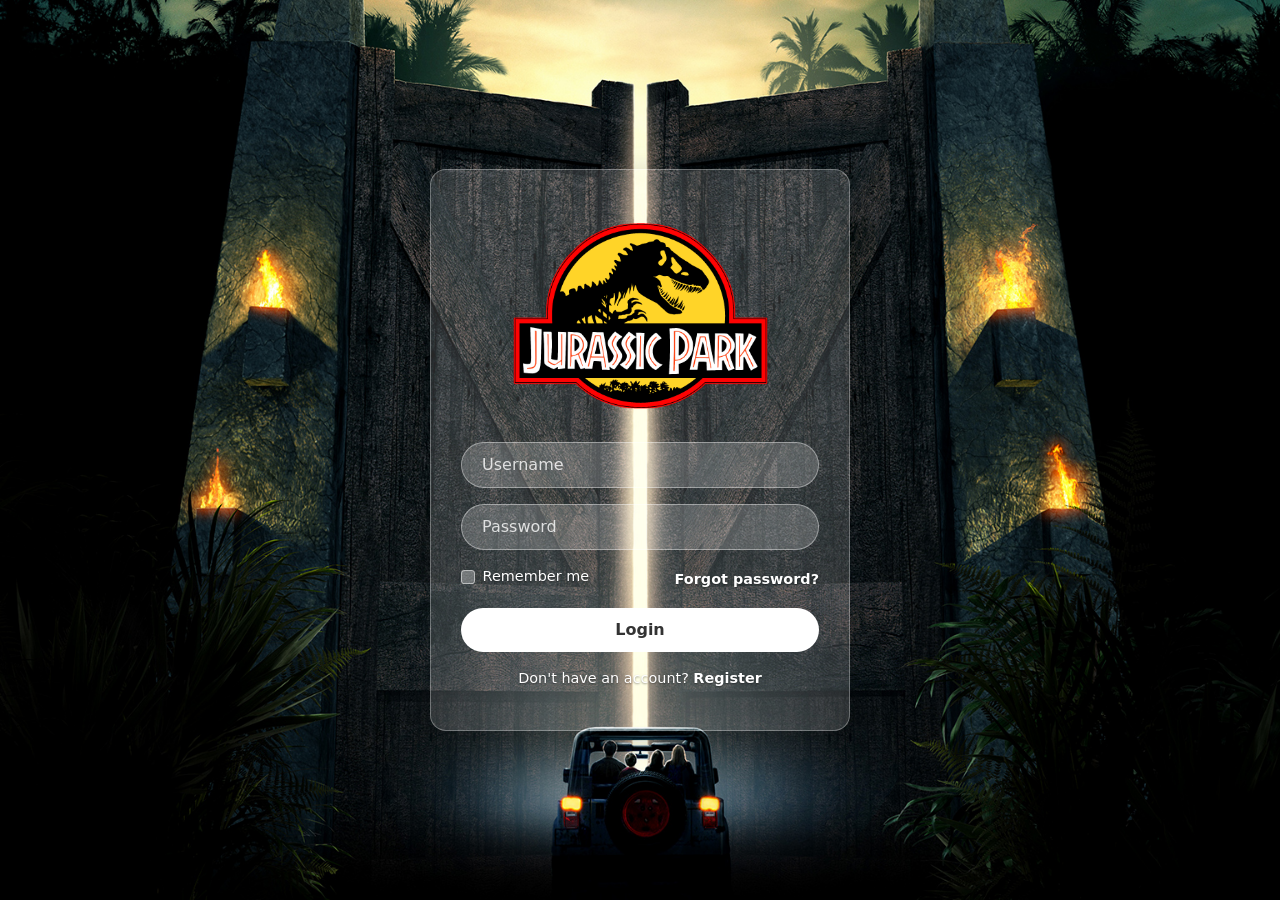
<file: index.html>
<!doctype html>
<html lang="en">
  <head>
    <meta charset="utf-8">
    <meta name="viewport" content="width=device-width, initial-scale=1">
    <title>Jurassic</title>
    <link href="https://cdn.jsdelivr.net/npm/bootstrap@5.3.3/dist/css/bootstrap.min.css" rel="stylesheet">
    <link rel="stylesheet" href="https://cdn.jsdelivr.net/npm/bootstrap-icons@1.13.1/font/bootstrap-icons.min.css">
    <link href="act3.css" rel="stylesheet">
    <link href="https://fonts.cdnfonts.com/css/jurassic-park" rel="stylesheet">
  </head>
  <body>

    <div class="login-card">
      <img src="Images/JPLOGO.png" alt="Logo" class="logo">
      <form id="loginForm" novalidate>
        <div class="mb-3">
          <input type="text" id="loginUsername" class="form-control" placeholder="Username" required>
          <div class="fb-error" id="loginUsernameError">
            <i class="bi bi-exclamation-circle-fill"></i>
            <span></span>
          </div>
        </div>

        <div class="mb-3">
          <input type="password" id="loginPassword" class="form-control" placeholder="Password" required>
          <div class="fb-error" id="loginPasswordError">
            <i class="bi bi-exclamation-circle-fill"></i>
            <span></span>
          </div>
        </div>

        <div class="d-flex justify-content-between align-items-center mb-3 options-row">
          <div class="form-check">
            <input type="checkbox" class="form-check-input" id="rememberMe">
            <label class="form-check-label" for="rememberMe">Remember me</label>
          </div>
          <a href="#" class="forgot-link">Forgot password?</a>
        </div>

        <button type="submit" class="btn btn-login w-100">Login</button>

        <div class="text-center mt-3 register-text">
          <span>Don't have an account? </span>
          <a href="Act3page2.html" class="register-link">Register</a>
        </div>
      </form>
    </div>

    <script src="https://cdn.jsdelivr.net/npm/bootstrap@5.3.3/dist/js/bootstrap.bundle.min.js"></script>
    <script>
      const loginForm = document.getElementById('loginForm');
      const loginUsername = document.getElementById('loginUsername');
      const loginPassword = document.getElementById('loginPassword');
      const loginUsernameError = document.getElementById('loginUsernameError');
      const loginPasswordError = document.getElementById('loginPasswordError');

      function showLoginError(input, box, message) {
        input.classList.add('is-invalid-fb');
        box.querySelector('span').textContent = message;
        box.classList.add('show');
      }

      function clearLoginError(input, box) {
        input.classList.remove('is-invalid-fb');
        box.classList.remove('show');
        box.querySelector('span').textContent = '';
      }

      ['input', 'keyup', 'change', 'blur'].forEach(evt => {
        loginUsername.addEventListener(evt, () => {
          if (loginUsername.value.trim().length > 0) clearLoginError(loginUsername, loginUsernameError);
        });
        loginPassword.addEventListener(evt, () => {
          if (loginPassword.value.length > 0) clearLoginError(loginPassword, loginPasswordError);
        });
      });

      loginForm.addEventListener('submit', function (e) {
        e.preventDefault();
        let valid = true;

        if (loginUsername.value.trim().length === 0) {
          showLoginError(loginUsername, loginUsernameError, 'Please enter your username or email.');
          valid = false;
        } else {
          clearLoginError(loginUsername, loginUsernameError);
        }

        if (loginPassword.value.length === 0) {
          showLoginError(loginPassword, loginPasswordError, 'Please enter your password.');
          valid = false;
        } else {
          clearLoginError(loginPassword, loginPasswordError);
        }

        if (valid) {
          window.location.href = 'Act4-Jurassic.html';
        }
      });
    </script>
  </body>
</html>
</file>
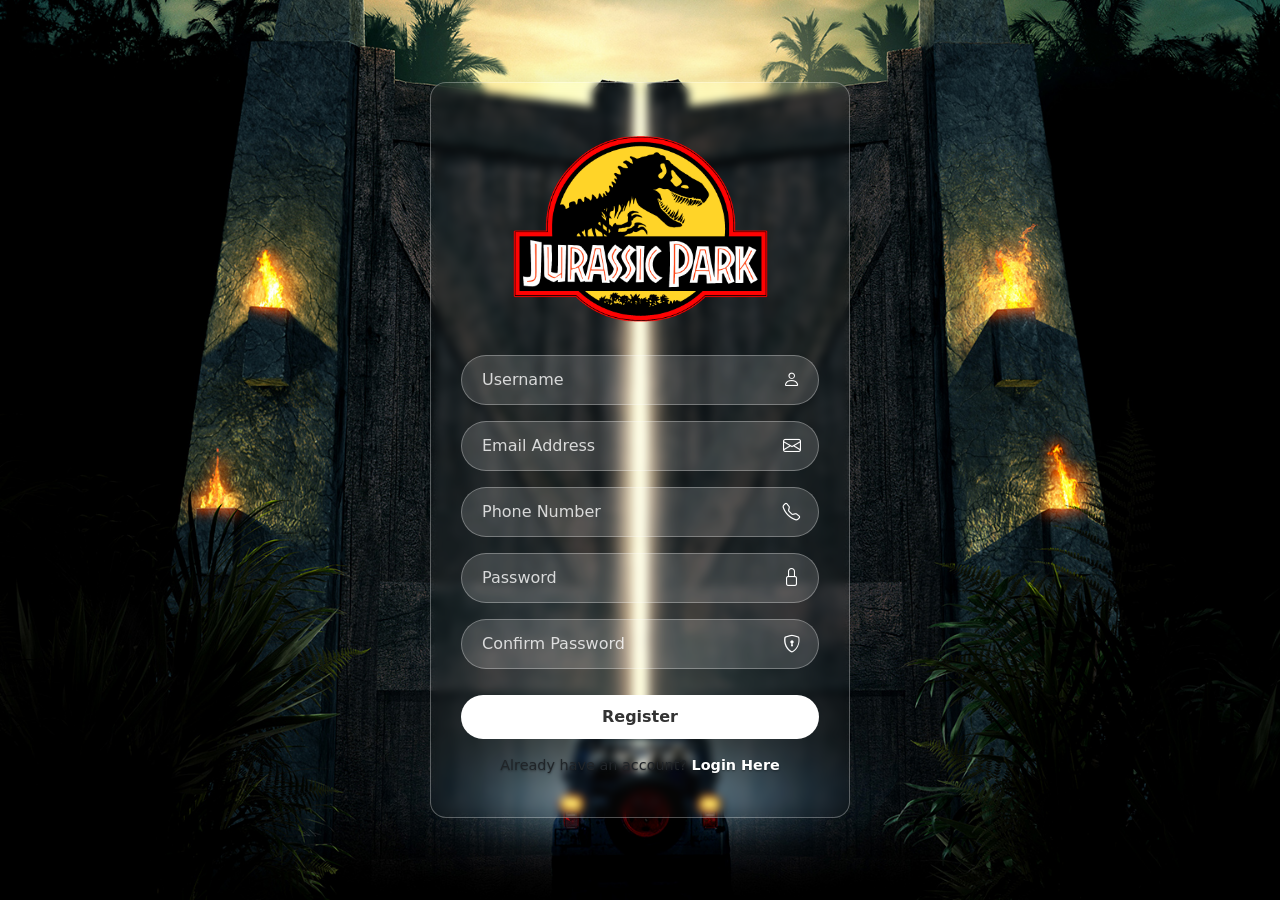
<file: Act3page2.html>
<!doctype html>
<html lang="en">
  <head>
    <meta charset="utf-8">
    <meta name="viewport" content="width=device-width, initial-scale=1">
    <title>Register Page</title>
    <link href="https://cdn.jsdelivr.net/npm/bootstrap@5.3.3/dist/css/bootstrap.min.css" rel="stylesheet">
    <link rel="stylesheet" href="https://cdn.jsdelivr.net/npm/bootstrap-icons@1.13.1/font/bootstrap-icons.min.css">
    <link href="act3page2.css" rel="stylesheet">
    <link href="https://fonts.cdnfonts.com/css/jurassic-park" rel="stylesheet">
  </head>
  <body>

    <div class="login-card">
        <img src="Images/JPLOGO.png" alt="Logo" class="logo">
      <form id="registerForm" novalidate>
        <div class="mb-3 input-wrapper">
          <input type="text" id="username" class="form-control" placeholder="Username" required>
          <i class="bi bi-person icon"></i>
          <div class="fb-error" id="usernameError">
            <i class="bi bi-exclamation-circle-fill"></i>
            <span></span>
          </div>
        </div>

        <div class="mb-3 input-wrapper">
          <input type="email" id="email" class="form-control" placeholder="Email Address" required>
          <i class="bi bi-envelope icon"></i>
          <div class="fb-error" id="emailError">
            <i class="bi bi-exclamation-circle-fill"></i>
            <span></span>
          </div>
        </div>

        <div class="mb-3 input-wrapper">
          <input type="tel" id="phone" class="form-control" placeholder="Phone Number" required>
          <i class="bi bi-telephone icon"></i>
          <div class="fb-error" id="phoneError">
            <i class="bi bi-exclamation-circle-fill"></i>
            <span></span>
          </div>
        </div>

        <div class="mb-3 input-wrapper">
          <input type="password" id="password" class="form-control" placeholder="Password" required>
          <i class="bi bi-lock icon"></i>
          <div class="fb-error" id="passwordError">
            <i class="bi bi-exclamation-circle-fill"></i>
            <span></span>
          </div>
        </div>

        <div class="mb-3 input-wrapper">
          <input type="password" id="confirmPassword" class="form-control" placeholder="Confirm Password" required>
          <i class="bi bi-shield-lock icon"></i>
          <div class="fb-error" id="confirmPasswordError">
            <i class="bi bi-exclamation-circle-fill"></i>
            <span></span>
          </div>
        </div>

        <button type="submit" class="btn btn-login w-100">Register</button>

        <div class="text-center mt-3 register-text">
          <span>Already have an account? </span>
          <a href="index.html" class="register-link">Login Here</a>
        </div>
      </form>
    </div>

    <script src="https://cdn.jsdelivr.net/npm/bootstrap@5.3.3/dist/js/bootstrap.bundle.min.js"></script>
    <script>
      const form = document.getElementById('registerForm');

      const fields = {
        username: document.getElementById('username'),
        email: document.getElementById('email'),
        phone: document.getElementById('phone'),
        password: document.getElementById('password'),
        confirmPassword: document.getElementById('confirmPassword'),
      };

      const errors = {
        username: document.getElementById('usernameError'),
        email: document.getElementById('emailError'),
        phone: document.getElementById('phoneError'),
        password: document.getElementById('passwordError'),
        confirmPassword: document.getElementById('confirmPasswordError'),
      };

      const hideErrorTimers = {};

      function showError(key, message) {
        fields[key].classList.add('is-invalid-fb');
        errors[key].querySelector('span').textContent = message;
        errors[key].classList.add('show');
        clearTimeout(hideErrorTimers[key]);
        hideErrorTimers[key] = setTimeout(() => {
          clearError(key);
        }, 900);
      }

      function clearError(key) {
        clearTimeout(hideErrorTimers[key]);
        fields[key].classList.remove('is-invalid-fb');
        errors[key].classList.remove('show');
        errors[key].querySelector('span').textContent = '';
      }

      function validateUsername() {
        const value = fields.username.value.trim();
        if (value.length === 0) {
          showError('username', 'Please enter a username.');
          return false;
        }
        if (value.length < 3) {
          showError('username', 'Your username must be at least 3 characters.');
          return false;
        }
        clearError('username');
        return true;
      }

      function validateEmail() {
        const value = fields.email.value.trim();
        const emailRegex = /^[^\s@]+@[^\s@]+\.[^\s@]+$/;
        if (value.length === 0) {
          showError('email', 'Please enter a valid mobile number or email address.');
          return false;
        }
        if (!emailRegex.test(value)) {
          showError('email', 'Please enter a valid mobile number or email address.');
          return false;
        }
        clearError('email');
        return true;
      }

      function validatePhone() {
        const value = fields.phone.value.trim();
        const phoneRegex = /^[0-9+\-()\s]{7,20}$/;
        if (value.length === 0) {
          showError('phone', 'Please enter a valid phone number.');
          return false;
        }
        if (!phoneRegex.test(value)) {
          showError('phone', 'Please enter a valid phone number.');
          return false;
        }
        clearError('phone');
        return true;
      }

      function validatePassword() {
        const value = fields.password.value;
        if (value.length === 0) {
          showError('password', 'Please choose a more secure password. It should be longer than 6 characters, unique to you, and difficult for others to guess.');
          return false;
        }
        if (value.length <= 6) {
          showError('password', 'Please choose a more secure password. It should be longer than 6 characters, unique to you, and difficult for others to guess.');
          return false;
        }
        const usernameVal = fields.username.value.trim().toLowerCase();
        if (usernameVal && value.toLowerCase().includes(usernameVal)) {
          showError('password', 'Please choose a more secure password. It should be longer than 6 characters, unique to you, and difficult for others to guess.');
          return false;
        }
        clearError('password');
        return true;
      }

      function validateConfirmPassword() {
        const value = fields.confirmPassword.value;
        if (value.length === 0) {
          showError('confirmPassword', 'Please re-enter your password.');
          return false;
        }
        if (value !== fields.password.value) {
          showError('confirmPassword', 'The two passwords that you entered do not match.');
          return false;
        }
        clearError('confirmPassword');
        return true;
      }

      function bindLiveValidation(input, handler) {
        ['input', 'keyup', 'change', 'blur'].forEach(evt => {
          input.addEventListener(evt, handler);
        });
      }

      bindLiveValidation(fields.username, () => {
        validateUsername();
        if (fields.password.value.length > 0) validatePassword();
      });
      bindLiveValidation(fields.email, validateEmail);
      bindLiveValidation(fields.phone, validatePhone);
      bindLiveValidation(fields.password, () => {
        validatePassword();
        if (fields.confirmPassword.value.length > 0) validateConfirmPassword();
      });
      bindLiveValidation(fields.confirmPassword, validateConfirmPassword);

      form.addEventListener('submit', function (e) {
        e.preventDefault();

        const validUsername = validateUsername();
        const validEmail = validateEmail();
        const validPhone = validatePhone();
        const validPassword = validatePassword();
        const validConfirm = validateConfirmPassword();

        if (validUsername && validEmail && validPhone && validPassword && validConfirm) {
          window.location.href = 'index.html';
        }
      });
    </script>
  </body>
</html>
</file>
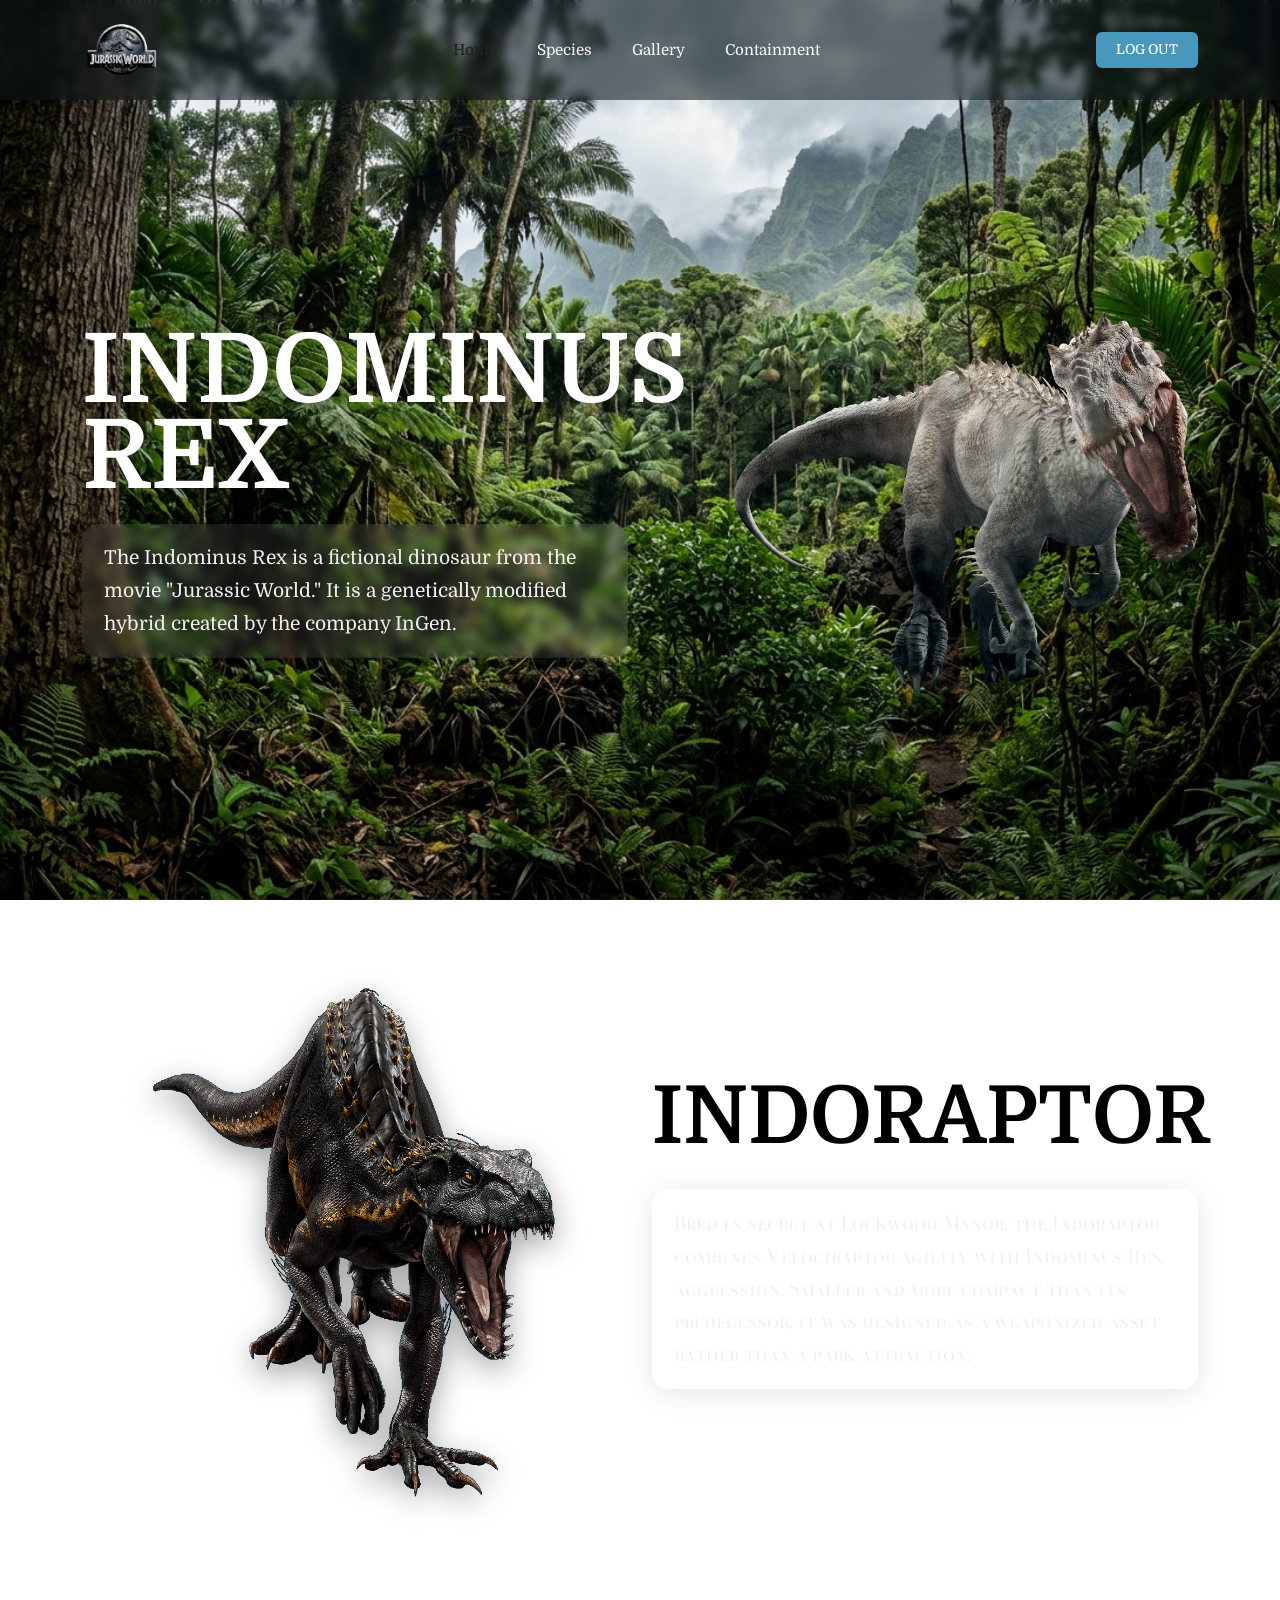
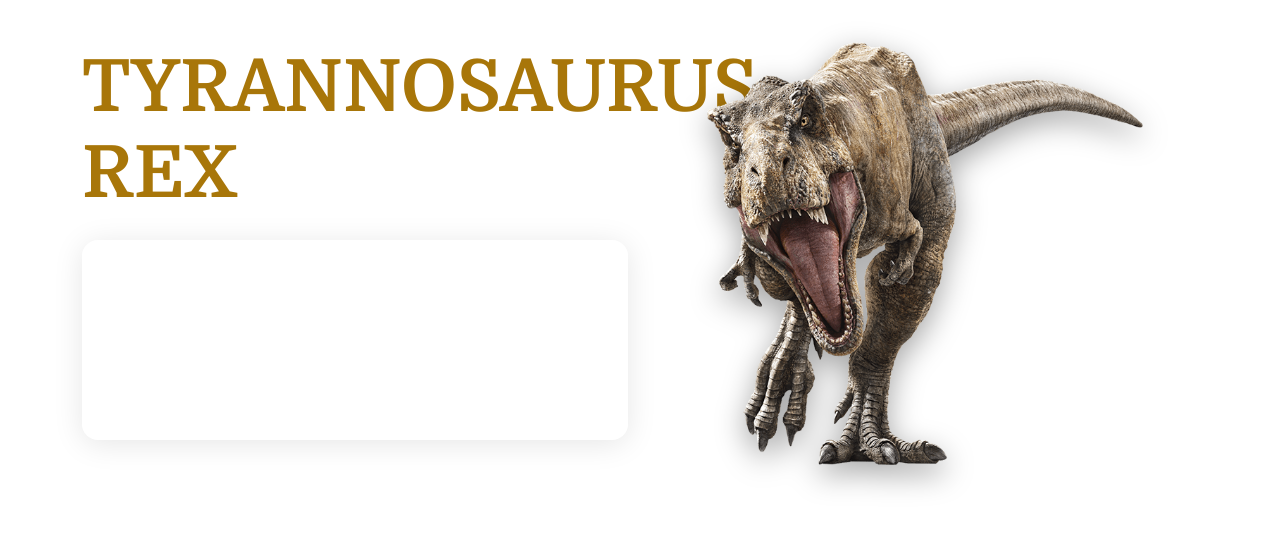
<file: Act4-Jurassic.html>
<!doctype html>
<html lang="en">
  <head>
    <meta charset="utf-8">
    <meta name="viewport" content="width=device-width, initial-scale=1">
    <title>Jurassic World</title>
    <link href="https://cdn.jsdelivr.net/npm/bootstrap@5.3.3/dist/css/bootstrap.min.css" rel="stylesheet">
    <link href="Act4-Jurassic.css" rel="stylesheet">
    <link rel="preconnect" href="https://fonts.googleapis.com">
    <link rel="preconnect" href="https://fonts.gstatic.com" crossorigin>
    <link href="https://fonts.googleapis.com/css2?family=Bodoni+Moda+SC:ital,opsz,wght@0,6..96,400..900;1,6..96,400..900&display=swap" rel="stylesheet">
    <link href="https://fonts.googleapis.com/css2?family=Domine:wght@400..700&display=swap" rel="stylesheet">
  </head>
  <body>

    <nav class="navbar navbar-expand-lg py-3">
      <div class="container">
        <a class="navbar-brand d-flex align-items-center gap-2" href="#">
          <img src="pictures/jurassic-logo.png" alt="Jurassic World logo" class="brand-logo">
        </a>

        <button class="navbar-toggler" type="button" data-bs-toggle="collapse" data-bs-target="#navbarNav">
          <span class="navbar-toggler-icon"></span>
        </button>

        <div class="collapse navbar-collapse" id="navbarNav">
          <ul class="navbar-nav mx-auto">
            <li class="nav-item"><a class="nav-link active" href="#">Home</a></li>
            <li class="nav-item"><a class="nav-link" href="#">Species</a></li>
            <li class="nav-item"><a class="nav-link" href="#">Gallery</a></li>
            <li class="nav-item"><a class="nav-link" href="#">Containment</a></li>
          </ul>
          <a href="#" class="btn btn-Logout">LOG OUT</a>
        </div>
      </div>
    </nav>

    <section class="dino-section d-flex align-items-center">
      <div class="container">
        <div class="row align-items-center">
          <div class="col-lg-6 dino-text">
            <h1 class="main-heading">INDOMINUS REX</h1>
            <p class="dino-description">
              The Indominus Rex is a fictional dinosaur from the movie "Jurassic World." It is a genetically modified hybrid created by the company InGen.
            </p>
          </div>
          <div class="col-lg-6 text-center text-lg-end dino-image-container">
            <img src="pictures/indominus.png" alt="Indominus Rex" class="img-fluid dino-illustration">
          </div>
        </div>
      </div>
    </section>

    <section class="feature-section indoraptor-section">
      <div class="container">
        <div class="row align-items-center g-4">
          <div class="col-lg-6 order-lg-1 text-center">
            <img src="pictures/indoraptor.png" alt="indoraptor" class="img-fluid feature-illustration">
          </div>
          <div class="col-lg-6 order-lg-2 feature-text">
            <h2 class="feature-heading">INDORAPTOR</h2>
            <p class="feature-description">
              Bred in secret at Lockwood Manor, the Indoraptor combines Velociraptor agility with Indominus Rex aggression. Smaller and more compact than its predecessor, it was designed as a weaponized asset rather than a park attraction.
            </p>
          </div>
        </div>
      </div>
    </section>

    <section class="feature-section trex-section">
      <div class="container">
        <div class="row align-items-center g-4">
          <div class="col-lg-6 order-lg-2 text-center">
            <img src="pictures/trex.png" alt="trex" class="img-fluid feature-illustration">
          </div>
          <div class="col-lg-6 order-lg-1 feature-text">
            <h2 class="feature-heading2">TYRANNOSAURUS REX</h2>
            <p class="feature-description2">
              The original apex predator of Jurassic Park. Even decades after her escape, the park's first T. rex remains a park icon, her roar alone enough to send guests running long before she's within striking distance.
            </p>
          </div>
        </div>
      </div>
    </section>

    <script src="https://cdn.jsdelivr.net/npm/bootstrap@5.3.3/dist/js/bootstrap.bundle.min.js"></script>
  </body>
</html>
</file>
<file: act3.css>
body {
  margin: 0;
  padding: 0;
  min-height: 100vh;
  display: flex;
  justify-content: center;
  align-items: center;
  background: url('Images/GATEWAY.jpg') no-repeat center center/cover;
}

.logo {
  display: block;
  margin: 0 auto 20px auto;
  width: 275px; /* Adjust size if needed */
  height: auto;
}

.login-card {
  width: 100%;
  max-width: 420px;
  padding: 40px 30px;
  border-radius: 16px;
  background: rgba(255, 255, 255, 0.15);
  border: 1px solid rgba(255, 255, 255, 0.3);
  box-shadow: 0 8px 32px 0 rgba(0, 0, 0, 0.2);
  color: #ffffff;
}

.login-title {
  text-align: center;
  font-size: 2.2rem;
  font-weight: 500;
  margin-bottom: 30px;
  color: #ffffff;
  text-shadow: 0 2px 4px rgba(0, 0, 0, 0.3);
}

.form-control {
  background: rgba(255, 255, 255, 0.2);
  border: 1px solid rgba(255, 255, 255, 0.4);
  border-radius: 25px;
  color: #ffffff;
  padding: 10px 20px;
}

.form-control::placeholder {
  color: rgba(255, 255, 255, 0.8);
}

.form-control:focus {
  background: rgba(255, 255, 255, 0.3);
  color: #ffffff;
  border-color: #ffffff;
  box-shadow: none;
}

.options-row {
  font-size: 0.9rem;
  color: #ffffff;
  text-shadow: 0 1px 2px rgba(0, 0, 0, 0.4);
}

.form-check-input {
  background-color: rgba(255, 255, 255, 0.3);
  border-color: rgba(255, 255, 255, 0.5);
  cursor: pointer;
}

.form-check-input:checked {
  background-color: #ffffff;
  border-color: #ffffff;
}

.forgot-link, .register-link {
  color: #ffffff;
  text-decoration: none;
  font-weight: 600;
}

.forgot-link:hover, .register-link:hover {
  text-decoration: underline;
}

.btn-login {
  background-color: #ffffff;
  color: #333333;
  font-weight: bold;
  border-radius: 25px;
  padding: 10px;
  border: none;
  transition: all 0.3s ease;
}

.btn-login:hover {
  background-color: rgba(255, 255, 255, 0.85);
  color: #000000;
}

.register-text {
  font-size: 0.9rem;
  text-shadow: 0 1px 2px rgba(0, 0, 0, 0.4);
}

/* Facebook-style validation */
.form-control.is-invalid-fb {
  border-color: #ed4956 !important;
  background: rgba(237, 73, 86, 0.12);
  box-shadow: none;
}

.fb-error {
  display: none;
  align-items: flex-start;
  gap: 6px;
  margin-top: 6px;
  color: #ff6b7a;
  font-size: 0.82rem;
  line-height: 1.4;
  text-shadow: 0 1px 2px rgba(0, 0, 0, 0.4);
}

.fb-error.show {
  display: flex;
}

.fb-error i {
  flex-shrink: 0;
  font-size: 0.82rem;
  line-height: 1.4;
  display: flex;
  align-items: center;
  height: 1.4em;
}

.fb-error span {
  padding-top: 1px;
}
</file>
<file: act3page2.css>
body {
  margin: 0;
  padding: 0;
  min-height: 100vh;
  display: flex;
  justify-content: center;
  align-items: center;
  background: url('Images/GATEWAY.jpg') no-repeat center center/cover;
}

.logo {
  display: block;
  margin: 0 auto 20px auto;
  width: 275px; /* Adjust size if needed */
  height: auto;
}

.login-card {
  width: 100%;
  max-width: 420px;
  padding: 40px 30px;
  border-radius: 16px;
  background: rgba(255, 255, 255, 0.02);
  border-radius: 16px;
  box-shadow: 0 4px 30px rgba(0, 0, 0, 0.1);
  backdrop-filter: blur(4px);
  -webkit-backdrop-filter: blur(4px);
  border: 1px solid rgba(255, 255, 255, 0.3);
}

.login-title {
  text-align: center;
  font-size: 2.2rem;
  font-weight: 500;
  margin-bottom: 25px;
  color: #ffffff;
  text-shadow: 0 2px 4px rgba(0, 0, 0, 0.3);
}

.input-wrapper {
  position: relative;
}

.form-control {
  background: rgba(255, 255, 255, 0.15);
  border: 1px solid rgba(255, 255, 255, 0.3);
  border-radius: 25px;
  color: #ffffff;
  padding: 12px 48px 12px 20px;
}

.form-control::placeholder {
  color: rgba(255, 255, 255, 0.8);
}

.form-control:focus {
  background: rgba(255, 255, 255, 0.25);
  color: #ffffff;
  border-color: #ffffff;
  box-shadow: none;
}

.input-wrapper .icon {
  position: absolute;
  top: 50%;
  right: 18px;
  transform: translateY(-50%);
  display: flex;
  align-items: center;
  justify-content: center;
  color: #ffffff;
  font-size: 1.1rem;
  line-height: 1;
  pointer-events: none;
}

.btn-login {
  background-color: #ffffff;
  color: #333333;
  font-weight: bold;
  border-radius: 25px;
  padding: 10px;
  border: none;
  margin-top: 10px;
  transition: all 0.3s ease;
}

.btn-login:hover {
  background-color: rgba(255, 255, 255, 0.85);
  color: #000000;
}

.register-text {
  font-size: 0.9rem;
  text-shadow: 0 1px 2px rgba(0, 0, 0, 0.4);
}

.register-link {
  color: #ffffff;
  text-decoration: none;
  font-weight: 600;
}

.register-link:hover {
  text-decoration: underline;
}

/* Facebook-style validation */
.form-control.is-invalid-fb {
  border-color: #ed4956 !important;
  background: rgba(237, 73, 86, 0.12);
  box-shadow: none;
}

.fb-error {
  display: none;
  align-items: flex-start;
  gap: 6px;
  margin-top: 6px;
  color: #ff6b7a;
  font-size: 0.82rem;
  line-height: 1.4;
  text-shadow: 0 1px 2px rgba(0, 0, 0, 0.4);
}

.fb-error.show {
  display: flex;
}

.fb-error i {
  flex-shrink: 0;
  font-size: 0.82rem;
  line-height: 1.4;
  display: flex;
  align-items: center;
  height: 1.4em;
}

.fb-error span {
  padding-top: 1px;
}
</file>
<file: Act4-Jurassic.css>
body {
  margin: 0;
  padding: 0;
  min-height: 100vh;
  font-family: 'Segoe UI', Tahoma, Geneva, Verdana, sans-serif;
  background: url('pictures/indominus-bg.jpg') no-repeat center center/cover fixed;
  color: #ffffff;
}

.navbar {
  background: rgba(11, 21, 23, 0.55);
  backdrop-filter: blur(4px);
}

.brand-logo {
  height: 58px;
  width: auto;
  display: block;
}

.navbar-nav .nav-link {
  font-family: "Domine", serif;
  font-weight: 400;
  font-style: normal;
  font-size: 0.95rem;
  color: #fcfcfc;
  margin: 0 12px;
  transition: color 0.3s ease;
}

.navbar-nav .nav-link:hover,
.navbar-nav .nav-link.active {
  color: #24231f;
  font-weight: 600;
}

.btn-Logout {
  font-family: "Domine", serif;
  font-style: normal;
  background-color: #4898bd;
  color: #ffffff;
  border-radius: 6px;
  padding: 8px 20px;
  font-size: 0.85rem;
  font-weight: 500;
  border: none;
  transition: background-color 0.3s ease;
}

.btn-Logout:hover {
  background-color: #a81f1f;
  color: #ffffff;
}

.dino-section {
  min-height: calc(100vh - 90px);
  padding: 40px 0;
}

.sub-heading {
  font-family: "Domine", serif;
  font-size: 0.8rem;
  letter-spacing: 1px;
  color: #f1f1f1;
  margin-bottom: 20px;
}

.main-heading {
  font-family: "Domine", serif;
  font-size: 6rem;
  font-weight: 700;
  line-height: 0.9;
  color: #ffffff;
  margin-bottom: 20px;
}

.dino-description {
  background: rgba(255, 255, 255, 0.07);
  border-radius: 16px;
  box-shadow: 0 4px 30px rgba(0, 0, 0, 0.1);
  backdrop-filter: blur(5px);
  -webkit-backdrop-filter: blur(5px);
  font-family: "Domine", serif;
  font-size: 1.2rem;
  line-height: 1.7;
  color: #f1f1f1;
  max-width: 550px;
  margin: 24px auto;
  text-align: left;
  padding: 18px 22px;
}

.dino-illustration {
  max-width: 85%;
  height: auto;
  filter: drop-shadow(0px 10px 15px rgba(0, 0, 0, 0.35));
}

.feature-section {
  padding: 70px 0;
}

.indoraptor-section {
  background: url('pictures/indoraptor-bg.jpg') no-repeat center center/cover fixed;
}

.trex-section {
  background: url('pictures/trex-bg.jpg') no-repeat center center/cover fixed;
}

.feature-heading {
  font-family: "Domine", serif;
  font-size: 5rem;
  font-weight: 700;
  margin-bottom: 18px;
  color: #000000;
}

.feature-heading2 {
  font-family: "Domine", serif;
  font-size: 4.5rem;
  font-weight: 700;
  margin-bottom: 18px;
  color: #a87609;
}

.feature-description {
  background: rgba(255, 255, 255, 0.07);
  border-radius: 16px;
  box-shadow: 0 4px 30px rgba(0, 0, 0, 0.1);
  backdrop-filter: blur(5px);
  -webkit-backdrop-filter: blur(5px);
  font-family: "Bodoni Moda SC", serif;
  font-size: 1.2rem;
  line-height: 1.7;
  color: #f4f1ec;
  max-width: 550px;
  margin: 24px auto;
  text-align: left;
  padding: 18px 22px;
}

.feature-description2 {
  background: rgba(255, 255, 255, 0.07);
  border-radius: 16px;
  box-shadow: 0 4px 30px rgba(0, 0, 0, 0.1);
  backdrop-filter: blur(5px);
  -webkit-backdrop-filter: blur(5px);
  font-family: "Bodoni Moda SC", serif;
  font-size: 1.2rem;
  line-height: 1.7;
  color: #ffffff;
  max-width: 550px;
  margin: 24px auto;
  text-align: left;
  padding: 18px 22px;
}

.feature-illustration {
  max-width: 80%;
  height: auto;
  filter: drop-shadow(0px 10px 15px rgba(0, 0, 0, 0.35));
}

.btn-read-more {
  font-family: "Press Start 2P", system-ui;
  background-color: #ffffff;
  color: #0b3d66;
  border-radius: 6px;
  padding: 8px 22px;
  font-size: 0.85rem;
  font-weight: 600;
  border: none;
  transition: background-color 0.3s ease, color 0.3s ease;
}

.btn-read-more:hover {
  background-color: #ffd94a;
  color: #0b3d66;
}
</file>
